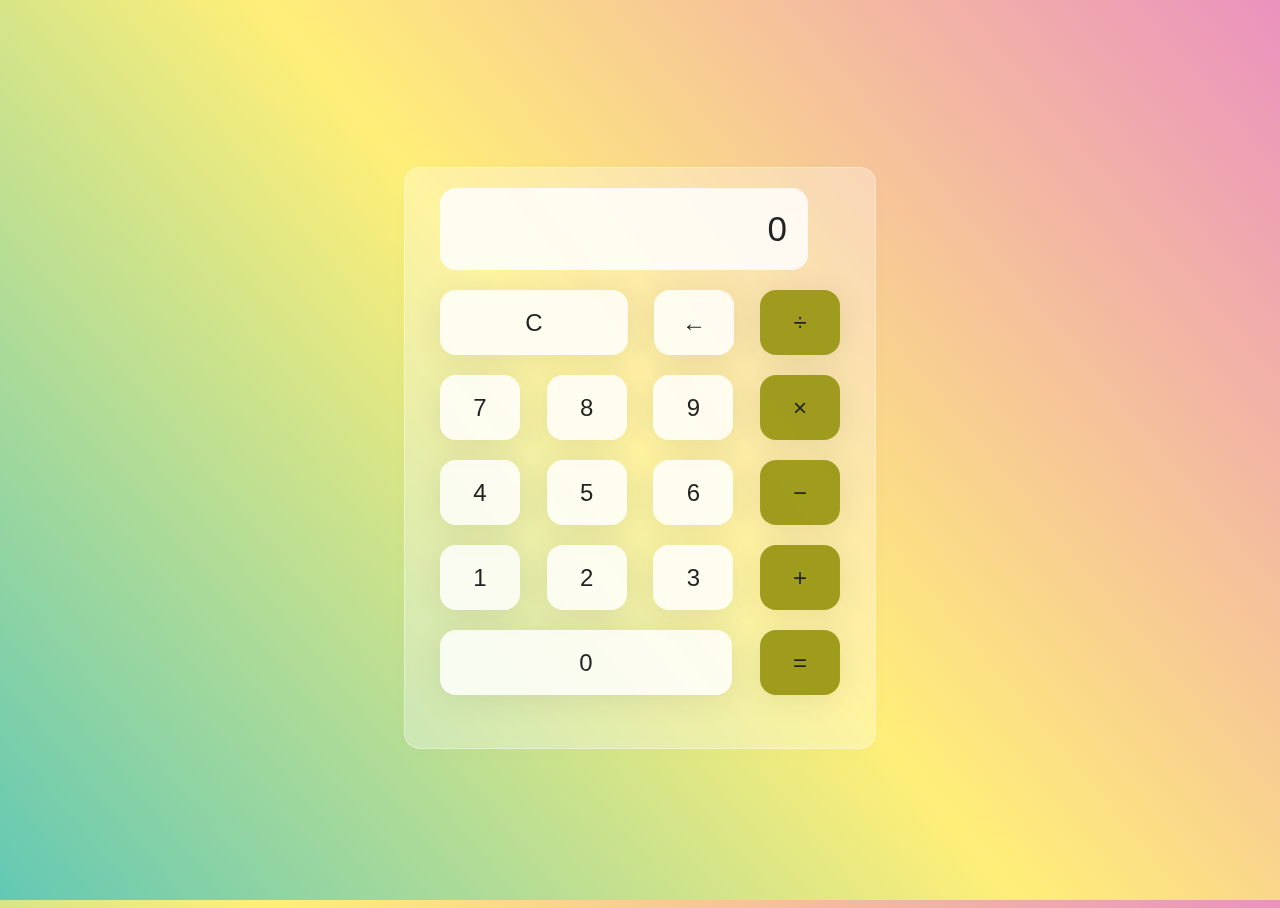
<file: computer science/calculator/index.html>
<!DOCTYPE html>
<html lang="en">
    <head>
        <meta chartset="UTF-8">
        <meta http-equiv="X-UA-Competible" content="IE=edge">
        <meta name="viewpoint" content="width=device=width, initial-scale=1.0">
        <link rel="stylesheet" href="styel.css">
        <link rel="script" href="script.js">
        <title>Calculator</title>
    </head>
    <body>

        <div class="wrapper">
            <section class="screen">

                0
            </section>

            <section class="calc-buttons">
                <div class="calc-button-row">
                    <button class="calc-button double">
                        C
                    </button>
                    <button class="calc-button">
                        &larr;
                    </button>
                    <button class="calc-button">
                        &divide;
                    </button>
                </div>

                <div class="calc-button-row">
                    <button class="calc-button">
                        7
                    </button>
                    <button class="calc-button">
                        8
                    </button>
                    <button class="calc-button">
                        9
                    </button>
                    <button class="calc-button">
                        &times;
                    </button>
                </div>

                <div class="calc-button-row">
                    <button class="calc-button">
                        4
                    </button>
                    <button class="calc-button">
                        5
                    </button>
                    <button class="calc-button">
                        6
                    </button>
                    <button class="calc-button">
                        &minus;
                    </button>

                </div>

                <div class="calc-button-row">
                    <button class="calc-button">
                        1
                    </button>
                    <button class="calc-button">
                        2
                    </button>
                    <button class="calc-button">
                        3
                    </button>
                    <button class="calc-button">
                        &plus;
                    </button>
                    
                    
                </div>

                <div class="calc-button-row">
                    <button class="calc-button triple">
                        0
                    
                    </button>
                    <button class="calc-button">
                        &equals;
                    </button>
                </div>
                <script src="script.js"></script>
            </section>
        </div>
    </body>

</html>
</file>
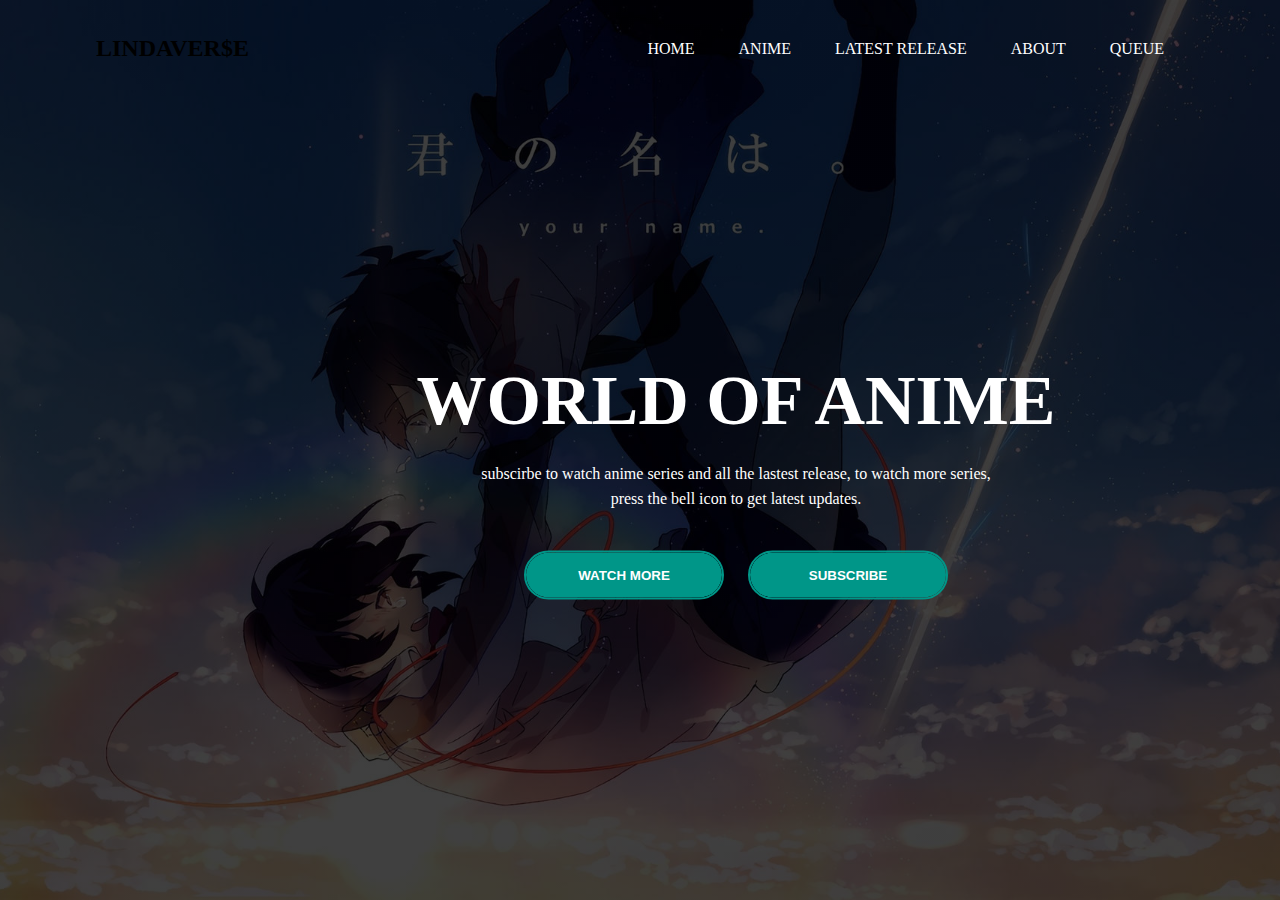
<file: computer science/website/index.html>
<!DOCTYPE html>
<html lang="en">
<head>
    <title>webpage design</title>
    <link rel="stylesheet" href="style.css">
</head>
<body>
    <div class="main">
        <div class="navbar">
            <div class="icon">
                <h2 class="logo">LINDAVER$E</h2>
            </div>

            <div class="menu">
                <ul>
                    <li><a href="#">HOME</a></li>
                    <li><a href="#">ANIME</a></li>
                    <li><a href="#">LATEST RELEASE</a></li>
                    <li><a href="#">ABOUT</a></li>
                    <li><a href="#">QUEUE</a></li>
                </ul>
            </div>
            <div class="content">
                <h1>WORLD OF ANIME</h1>
                <P>subscirbe to watch anime series and all the lastest release, to watch more 
                    series,<br> press the bell icon to get latest updates.
                </P>
                <div>
                    <button type="button"><span></span>WATCH MORE</button>
                    <button type="button"><span></span>SUBSCRIBE</button>
                </div>
            </div>
        </div>
    </div>
</body>


</html>
</file>
<file: computer science/calculator/styel.css>
html{
    box-sizing: border-box;
    height: 100%;
}

*
*::before,
*::after{
    box-sizing: inherit;
    margin: 0;
    padding: 0;
}

body{
    align-items: center;
    background: linear-gradient(230deg, #eb92be, #ffef78,
     #63c9b4);
     display: flex;
     font-family: 'Dosis', sans-serif;
     font-display: swap;
     height:inherit;
     justify-content: center;
}

.wrapper{
    backdrop-filter: blur(5.5px);
    -webkit-backdrop-filter: blur(5.5px);
    background: rgba(255, 255, 255, 0.75);
    border: 1px solid rgba(255, 255, 255, 0.01);
    border-radius: 16px;
    box-shadow: 0 4px 30px rgba(35, 35, 35, 0.01);
    color: #232323;
    backdrop-filter: blur(4px);
    -webkit-backdrop-filter: blur(4px);
    background: rgba(255, 255, 255, 0.30);
    border: 1px solid rgba(255, 255, 255, 0.34);
    flex-basis: 400px;
    height: 540px;
    padding: 20px 35px;
    
}

.screen{
    backdrop-filter: blur(5.5px);
    -webkit-backdrop-filter: blur(5.5px);
    background: rgba(255, 255, 255, 0.75);
    border: 1px solid rgba(255, 255, 255, 0.01);
    border-radius: 16px;
    box-shadow: 0 4px 30px rgba(35, 35, 35, 0,1);
    color: #232323;
    font-size: 35px;
    overflow: auto;
    padding: 20px;
    text-align: right;
    width: 326px;

}

.calc-button-row{
    display:flex;
    justify-content: space-between;
    margin: 5% 0;
    
}

.calc-button{
    backdrop-filter: blur(5.5px);
    -webkit-backdrop-filter: blur(5.5px);
    background: rgba(255, 255, 255, 0.75);
    border: 1px solid rgba(255, 255, 255, 0.01);
    border-radius: 16px;
    box-shadow: 0 4px 30px rgba(35, 35, 35, 0.1);
    color: #232323;
    flex-basis: 20%;
    font-family: inherit;
    font-size: 24px;
    height: 65px;
}

.calc-button:last-child{
    backdrop-filter: blur(5.5px);
    -webkit-backdrop-filter: blur(5.5px);
    background: rgba(255, 255, 255, 0.75);
    border: 1px solid rgba(255, 255, 255, 0.01);
    border-radius: 16px;
    box-shadow: 0 4px 30px rgba(35, 35, 35, 0.1);
    color: #232323;
    background: #929007e0;

}

.calc-button:last-child:hover{
    background-color: inherit;
    color: inherit;
}
.calc-button:hover{
    background-color: inherit;
}

.calc-button:active{
    background-color:aqua;
}

.double{
    flex-basis: 47%;
}

.triple{
    flex-basis: 73%;
}
</file>
<file: computer science/website/style.css>
*{
    margin: 0;
    padding: 0;



}
.main{
    width: 100%;
    background: linear-gradient( rgba(0,0,0,0.75), rgba(0,0,0,0.75)), url(background.jpg);
    background-position: center;
    background-size: cover;
    height: 100vh;
}
.navbar{
    width: 85%;
    margin: auto;
    padding: 35px 0;
    display: flex;
    align-items: center;
    justify-content: space-between;
    
}
.logo{
    width: 120px;
    cursor: pointer;
}
.navbar ul li{
    list-style: none;
    display: inline-block;
    margin: 0 20px;
    position: relative;
}

.navbar ul li a{
    text-decoration: none;
    color: #fff;
    text-transform: uppercase;

}
.navbar ul li::after{
    content:'';
    height: 3px;
    width: 0;
    background: #009688;
    position: absolute;
    left: 0;
    bottom: -10px;
    transition: 0.5s;

}
.navbar ul li:hover::after{
    width: 100%;

}
.content{
    width: 100%;
    position: absolute;
    top: 50%;
    transform: translateY(-50%);
    text-align: center;
    color: #fff;
}
.content h1{
    font-size: 70px;
    margin-top: 80px;
}
.content p{
    margin: 20px auto;
    font-weight: 100;
    line-height: 25px;
}
button{
    width: 200px;
    padding: 15px 0;
    text-align: center;
    margin: 20px 10px;
    border-radius: 25px;
    font-weight: bold;
    border:2px solid #009688;
    background: transparent;
    color: #fff;
    cursor: pointer;
    position: relative;
    overflow: hidden;
}
span{
    background: #009688;
    height: 100%;
    width: 100%;
    border-radius: 25px;
    position: absolute;
    left: 0;
    bottom: 0;
    z-index: -1;
    transition: 0.5s;
}
button:hover span{
    width: 100%;
}
button:hover{
    border: none;
}
</file>
